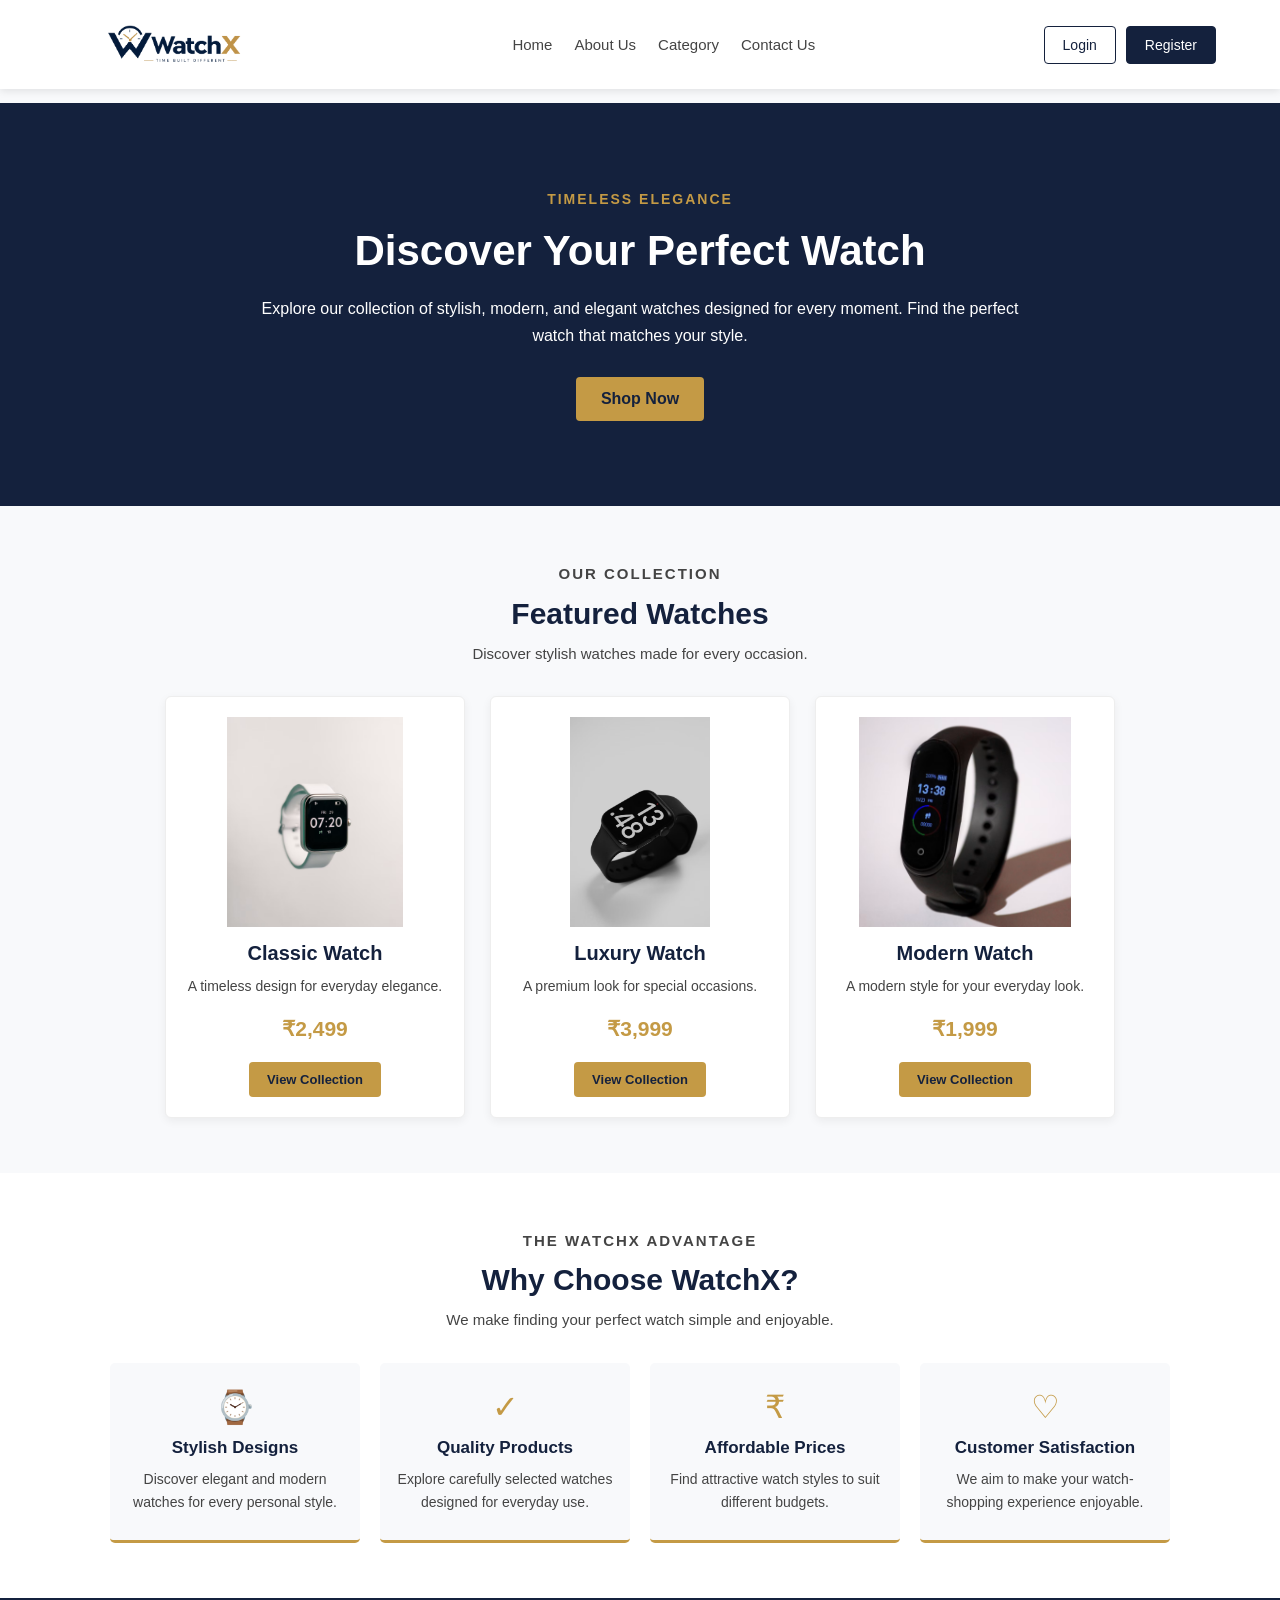
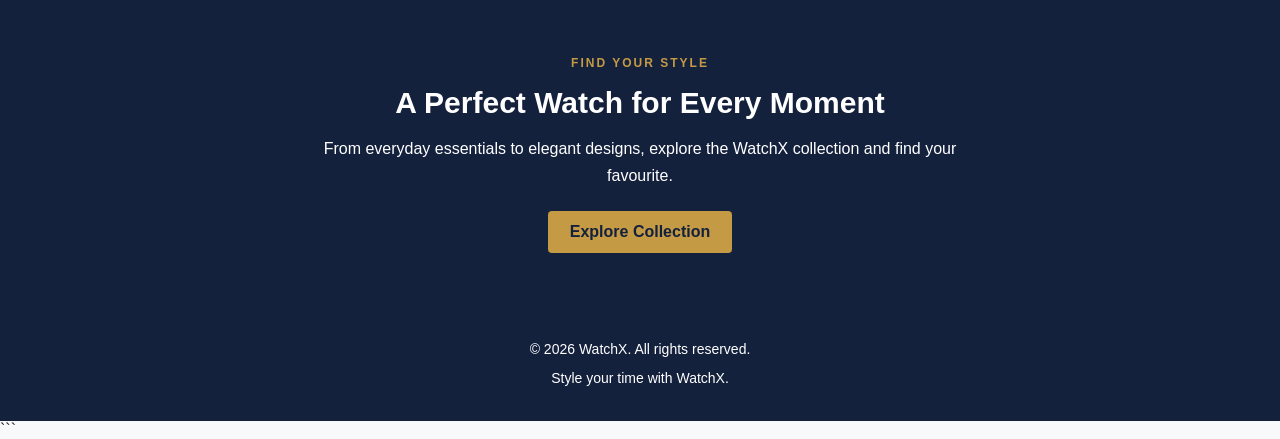
<file: index.html>
```html
<!DOCTYPE html>
<html lang="en">
<head>
    <meta charset="UTF-8">
    <meta name="viewport" content="width=device-width, initial-scale=1.0">
    <title>Home - WatchX</title>

    <link rel="stylesheet" href="css/style.css">
</head>
<body>

    <!-- Navigation Bar -->
    <header class="navbar">

        <div class="brand">
            <a href="index.html">
                <img src="images/watchx_logo.png"
                     alt="WatchX Logo"
                     class="logo-image">
            </a>
        </div>

        <nav>
            <a href="index.html">Home</a>
            <a href="About.html">About Us</a>
            <a href="Category.html">Category</a>
            <a href="Contact.html">Contact Us</a>
        </nav>

        <div class="nav-actions">
            <a href="login.html" class="login">Login</a>
            <a href="register.html" class="register">Register</a>
        </div>

    </header>


    <main>

        <!-- Section 1: Hero Section -->
        <section class="home-hero">

            <div class="hero-content">
                <p class="hero-subtitle">TIMELESS ELEGANCE</p>

                <h1>Discover Your Perfect Watch</h1>

                <p class="hero-description">
                    Explore our collection of stylish, modern, and
                    elegant watches designed for every moment.
                    Find the perfect watch that matches your style.
                </p>

                <a href="Category.html" class="shop-btn">
                    Shop Now
                </a>
            </div>

        </section>


        <!-- Section 2: Featured Watches -->
        <section class="featured-watches">

            <div class="section-heading">
                <p class="section-subtitle">OUR COLLECTION</p>
                <h2>Featured Watches</h2>
                <p>
                    Discover stylish watches made for every occasion.
                </p>
            </div>

            <div class="watch-container">

                <!-- Watch 1 -->
                <div class="watch-card">
                    <img src="images/watch1.jpg"
                         alt="Classic wristwatch">

                    <h3>Classic Watch</h3>

                    <p class="watch-description">
                        A timeless design for everyday elegance.
                    </p>

                    <p class="watch-price">₹2,499</p>

                    <a href="Category.html" class="watch-btn">
                        View Collection
                    </a>
                </div>


                <!-- Watch 2 -->
                <div class="watch-card">
                    <img src="images/watch2.jpg"
                         alt="Luxury wristwatch">

                    <h3>Luxury Watch</h3>

                    <p class="watch-description">
                        A premium look for special occasions.
                    </p>

                    <p class="watch-price">₹3,999</p>

                    <a href="Category.html" class="watch-btn">
                        View Collection
                    </a>
                </div>


                <!-- Watch 3 -->
                <div class="watch-card">
                    <img src="images/watch3.jpg"
                         alt="Modern wristwatch">

                    <h3>Modern Watch</h3>

                    <p class="watch-description">
                        A modern style for your everyday look.
                    </p>

                    <p class="watch-price">₹1,999</p>

                    <a href="Category.html" class="watch-btn">
                        View Collection
                    </a>
                </div>

            </div>

        </section>


        <!-- Section 3: Why Choose WatchX -->
        <section class="why-choose">

            <div class="section-heading">
                <p class="section-subtitle">THE WATCHX ADVANTAGE</p>
                <h2>Why Choose WatchX?</h2>
                <p>
                    We make finding your perfect watch simple and enjoyable.
                </p>
            </div>

            <div class="features-container">

                <div class="feature-card">
                    <div class="feature-icon">⌚</div>
                    <h3>Stylish Designs</h3>
                    <p>
                        Discover elegant and modern watches
                        for every personal style.
                    </p>
                </div>

                <div class="feature-card">
                    <div class="feature-icon">✓</div>
                    <h3>Quality Products</h3>
                    <p>
                        Explore carefully selected watches
                        designed for everyday use.
                    </p>
                </div>

                <div class="feature-card">
                    <div class="feature-icon">₹</div>
                    <h3>Affordable Prices</h3>
                    <p>
                        Find attractive watch styles
                        to suit different budgets.
                    </p>
                </div>

                <div class="feature-card">
                    <div class="feature-icon">♡</div>
                    <h3>Customer Satisfaction</h3>
                    <p>
                        We aim to make your watch-shopping
                        experience enjoyable.
                    </p>
                </div>

            </div>

        </section>


        <!-- Section 4: Special Offer -->
        <section class="home-offer">

            <p class="offer-subtitle">FIND YOUR STYLE</p>

            <h2>A Perfect Watch for Every Moment</h2>

            <p>
                From everyday essentials to elegant designs,
                explore the WatchX collection and find your favourite.
            </p>

            <a href="Category.html" class="offer-btn">
                Explore Collection
            </a>

        </section>

    </main>


    <!-- Footer -->
    <footer>
        <p>&copy; 2026 WatchX. All rights reserved.</p>
        <p>Style your time with WatchX.</p>
    </footer>

</body>
</html>
```
</file>
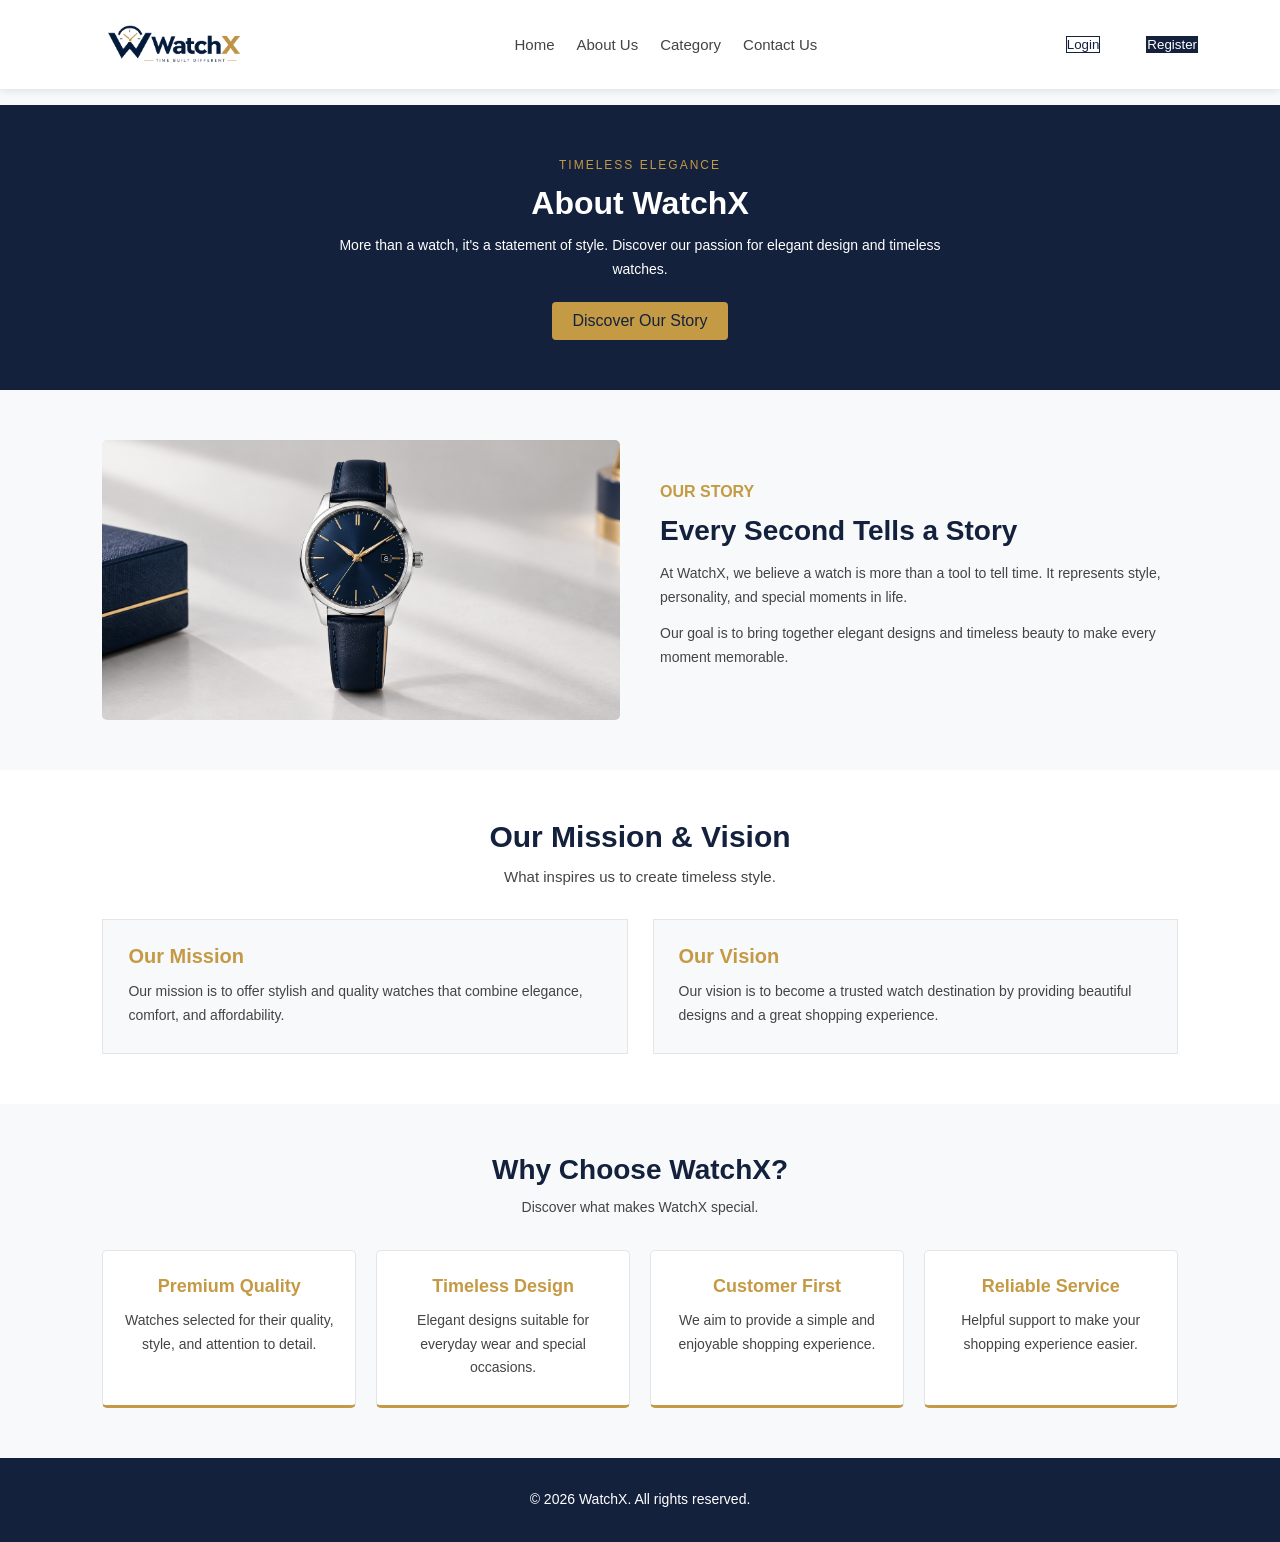
<file: About.html>
<!DOCTYPE html>
<html lang="en">
<head>
    <meta charset="UTF-8">
    <meta name="viewport" content="width=device-width, initial-scale=1.0">
    <title>About Us - WatchX</title>
    <link rel="stylesheet" href="css/style.css">
</head>
<body>

    <header class="navbar">
        <div class="brand">
            <img src="images/watchx_logo.png"
                 alt="WatchX Logo"
                 class="logo-image">
        </div>

        <nav>
            <a href="index.html">Home</a>
            <a href="About.html">About Us</a>
            <a href="Category.html">Category</a>
            <a href="Contact.html">Contact Us</a>
        </nav>

        <div class="nav-actions">
            <a href="login.html">
                <button class="login">Login</button>
            </a>

            <a href="register.html">
                <button class="register">Register</button>
            </a>
        </div>
    </header>

    <main class="page-content">
        
        <section class="about-section">

            <p class="subtitle">TIMELESS ELEGANCE</p>

            <h1>About WatchX</h1>

            <p class="description">
                More than a watch, it's a statement of style.
                Discover our passion for elegant design and
                timeless watches.
            </p>

            <a href="#our-story" class="about-btn">
                Discover Our Story
            </a>

        </section>

        <section class="our-story" id="our-story">

            <div class="story-image">
                <img src="images/Watch-Display.png" alt="Elegant Watch">
            </div>

            <div class="story-content">
                <p class="story-subtitle">OUR STORY</p>

                <h2>Every Second Tells a Story</h2>

                <p>
                    At WatchX, we believe a watch is more than
                    a tool to tell time. It represents style,
                    personality, and special moments in life.
                </p>

                <p>
                    Our goal is to bring together elegant designs
                    and timeless beauty to make every moment
                    memorable.
                </p>
            </div>

        </section>

                
        <section class="mission-vision">

            <div class="section-heading">
                <h2>Our Mission & Vision</h2>
                <p>What inspires us to create timeless style.</p>
            </div>

            <div class="mission-container">

                <div class="mission-card">
                    <h3>Our Mission</h3>
                    <p>
                        Our mission is to offer stylish and quality
                        watches that combine elegance, comfort,
                        and affordability.
                    </p>
                </div>

                <div class="mission-card">
                    <h3>Our Vision</h3>
                    <p>
                        Our vision is to become a trusted watch
                        destination by providing beautiful designs
                        and a great shopping experience.
                    </p>
                </div>

            </div>

        </section>


        <section class="why-watchx">

            <div class="why-heading">
                <h2>Why Choose WatchX?</h2>
                <p>Discover what makes WatchX special.</p>
            </div>

            <div class="features">

                <div class="feature-card">
                    <h3>Premium Quality</h3>
                    <p>
                        Watches selected for their quality,
                        style, and attention to detail.
                    </p>
                </div>

                <div class="feature-card">
                    <h3>Timeless Design</h3>
                    <p>
                        Elegant designs suitable for everyday
                        wear and special occasions.
                    </p>
                </div>

                <div class="feature-card">
                    <h3>Customer First</h3>
                    <p>
                        We aim to provide a simple and
                        enjoyable shopping experience.
                    </p>
                </div>

                <div class="feature-card">
                    <h3>Reliable Service</h3>
                    <p>
                        Helpful support to make your
                        shopping experience easier.
                    </p>
                </div>

            </div>

        </section>

    </main>

    <footer>
        <p>&copy; 2026 WatchX. All rights reserved.</p>
    </footer>

</body>
</html>
</file>
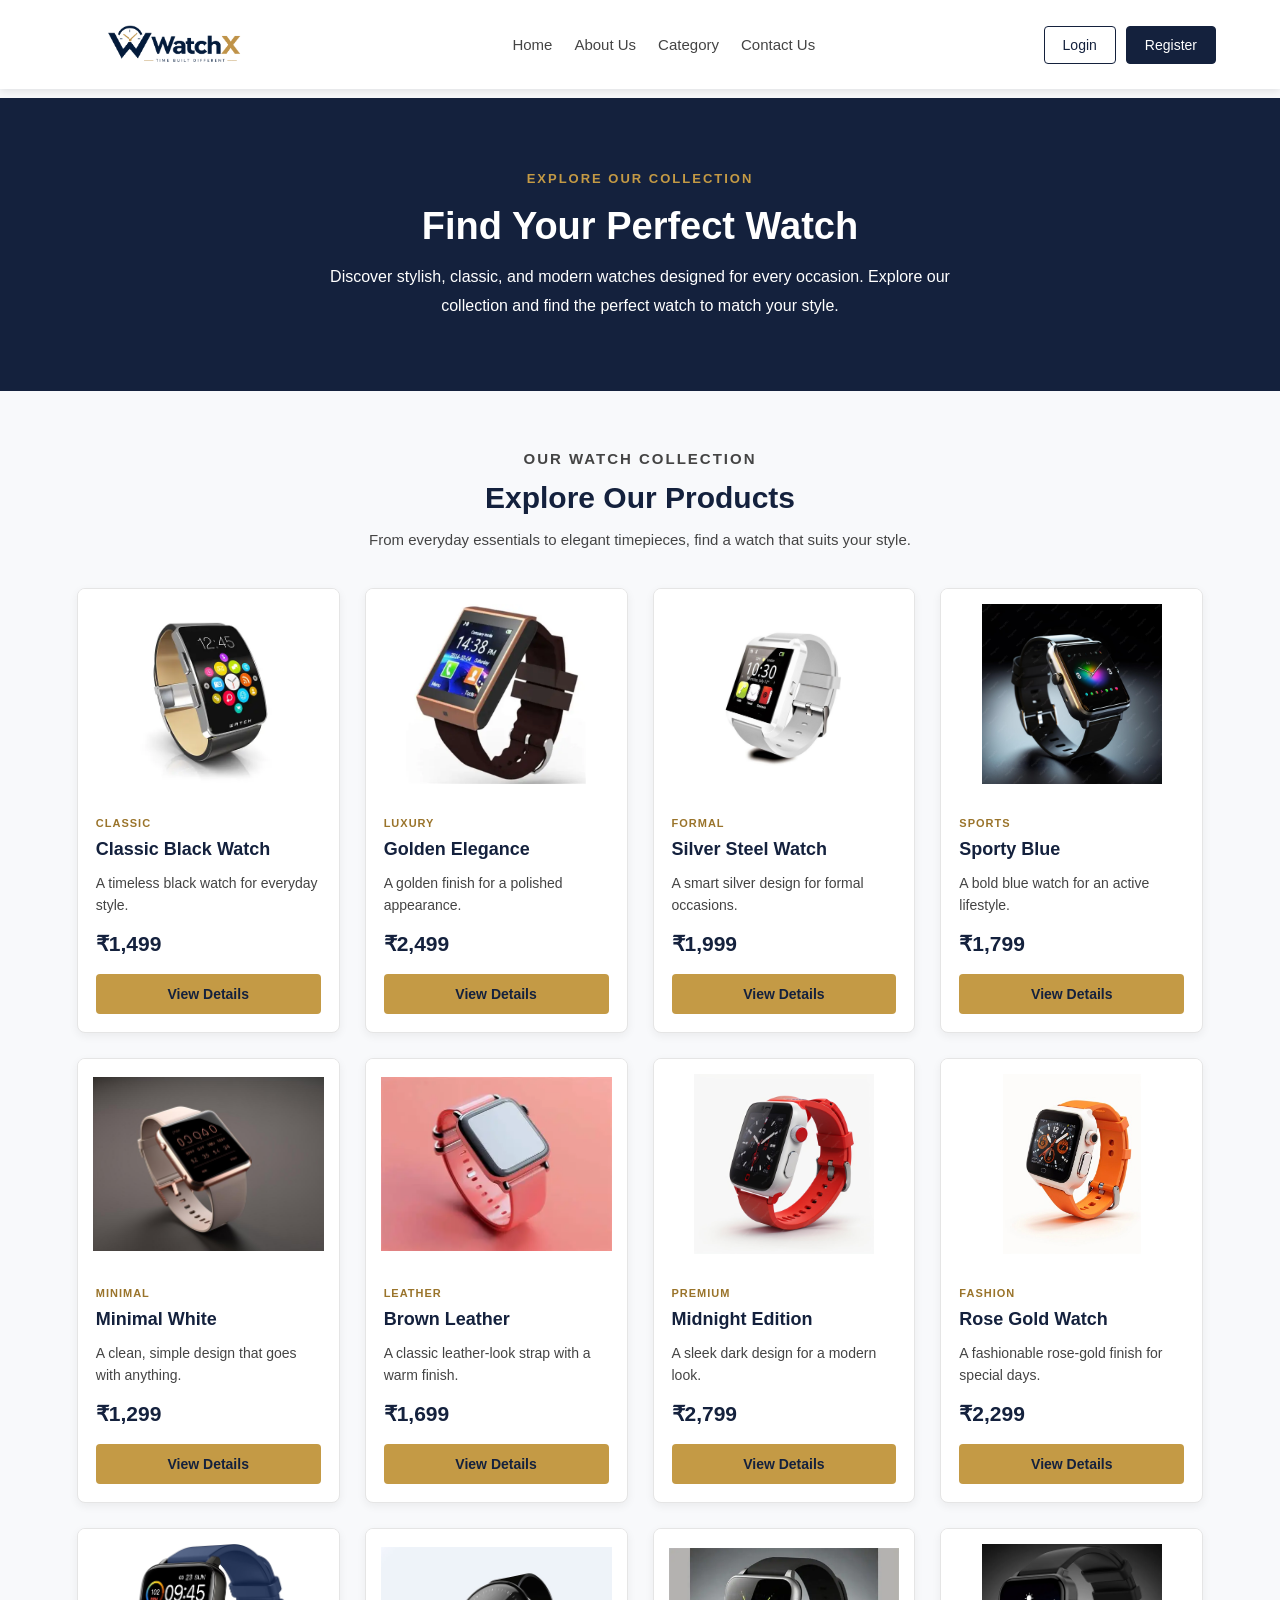
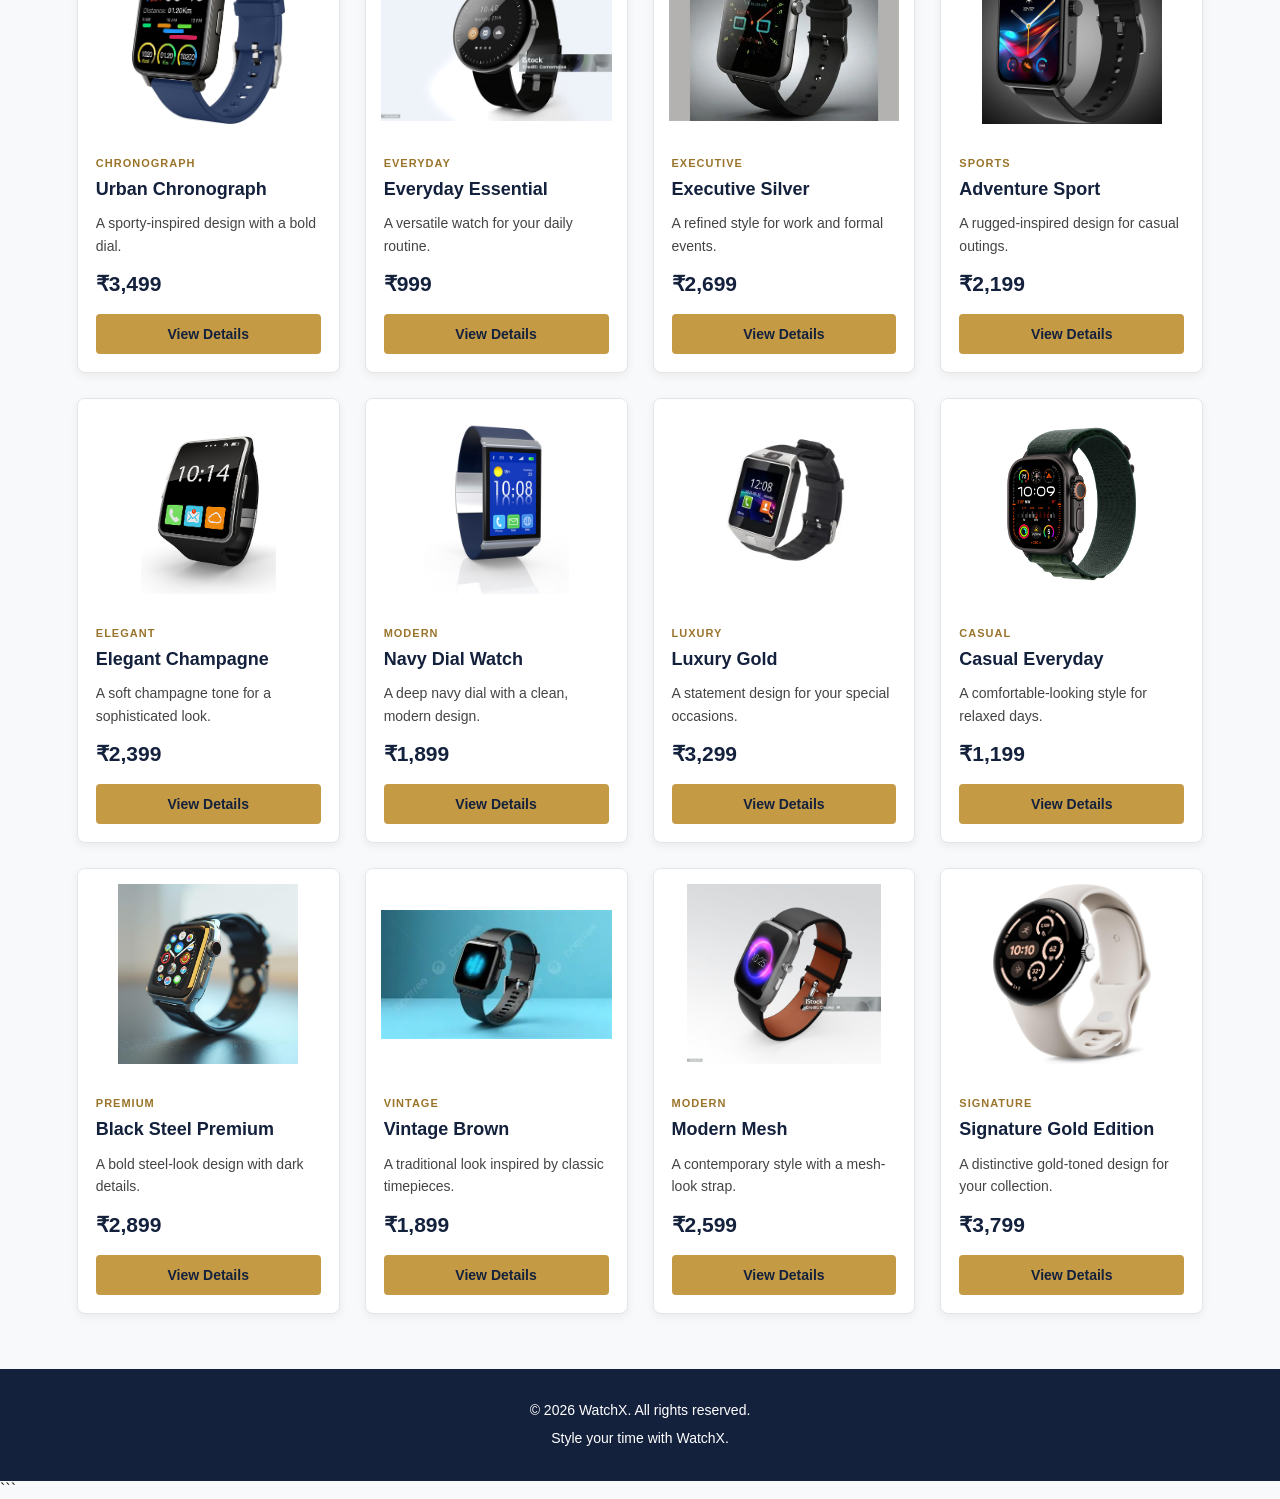
<file: Category.html>
```html
<!DOCTYPE html>
<html lang="en">
<head>
    <meta charset="UTF-8">
    <meta name="viewport" content="width=device-width, initial-scale=1.0">
    <title>Watch Categories - WatchX</title>
    <link rel="stylesheet" href="css/style.css">
</head>
<body>

    <!-- Navigation Bar -->
    <header class="navbar">
        <div class="brand">
            <a href="index.html">
                <img src="images/watchx_logo.png"
                     alt="WatchX Logo"
                     class="logo-image">
            </a>
        </div>

        <nav>
            <a href="index.html">Home</a>
            <a href="About.html">About Us</a>
            <a href="Category.html" class="active">Category</a>
            <a href="Contact.html">Contact Us</a>
        </nav>

        <div class="nav-actions">
            <a href="login.html" class="login">Login</a>
            <a href="register.html" class="register">Register</a>
        </div>
    </header>

    <!-- Section 1: Category Hero -->
    <main>
        <section class="category-hero">
            <p class="category-subtitle">EXPLORE OUR COLLECTION</p>
            <h1>Find Your Perfect Watch</h1>
            <p class="category-description">
                Discover stylish, classic, and modern watches
                designed for every occasion. Explore our collection
                and find the perfect watch to match your style.
            </p>
        </section>

        <!-- Section 2: Product Collection -->
        <section class="watch-categories">

            <div class="category-heading">
                <p class="product-label">OUR WATCH COLLECTION</p>
                <h2>Explore Our Products</h2>
                <p>
                    From everyday essentials to elegant timepieces,
                    find a watch that suits your style.
                </p>
            </div>

            <div class="product-container">

                <!-- Product 1 -->
                <div class="product-card">
                    <img src="images/watch21.jpg" alt="Classic Black Watch">
                    <div class="product-info">
                        <span class="product-type">CLASSIC</span>
                        <h3>Classic Black Watch</h3>
                        <p>A timeless black watch for everyday style.</p>
                        <div class="product-price">₹1,499</div>
                        <a href="Contact.html" class="product-btn">View Details</a>
                    </div>
                </div>

                <!-- Product 2 -->
                <div class="product-card">
                    <img src="images/watch22.jpg" alt="Golden Elegance Watch">
                    <div class="product-info">
                        <span class="product-type">LUXURY</span>
                        <h3>Golden Elegance</h3>
                        <p>A golden finish for a polished appearance.</p>
                        <div class="product-price">₹2,499</div>
                        <a href="Contact.html" class="product-btn">View Details</a>
                    </div>
                </div>

                <!-- Product 3 -->
                <div class="product-card">
                    <img src="images/watch23.jpg" alt="Silver Steel Watch">
                    <div class="product-info">
                        <span class="product-type">FORMAL</span>
                        <h3>Silver Steel Watch</h3>
                        <p>A smart silver design for formal occasions.</p>
                        <div class="product-price">₹1,999</div>
                        <a href="Contact.html" class="product-btn">View Details</a>
                    </div>
                </div>

                <!-- Product 4 -->
                <div class="product-card">
                    <img src="images/watch4.jpg" alt="Sporty Blue Watch">
                    <div class="product-info">
                        <span class="product-type">SPORTS</span>
                        <h3>Sporty Blue</h3>
                        <p>A bold blue watch for an active lifestyle.</p>
                        <div class="product-price">₹1,799</div>
                        <a href="Contact.html" class="product-btn">View Details</a>
                    </div>
                </div>

                <!-- Product 5 -->
                <div class="product-card">
                    <img src="images/watch5.jpg" alt="Minimal White Watch">
                    <div class="product-info">
                        <span class="product-type">MINIMAL</span>
                        <h3>Minimal White</h3>
                        <p>A clean, simple design that goes with anything.</p>
                        <div class="product-price">₹1,299</div>
                        <a href="Contact.html" class="product-btn">View Details</a>
                    </div>
                </div>

                <!-- Product 6 -->
                <div class="product-card">
                    <img src="images/watch6.jpg" alt="Brown Leather Watch">
                    <div class="product-info">
                        <span class="product-type">LEATHER</span>
                        <h3>Brown Leather</h3>
                        <p>A classic leather-look strap with a warm finish.</p>
                        <div class="product-price">₹1,699</div>
                        <a href="Contact.html" class="product-btn">View Details</a>
                    </div>
                </div>

                <!-- Product 7 -->
                <div class="product-card">
                    <img src="images/watch7.jpg" alt="Midnight Edition Watch">
                    <div class="product-info">
                        <span class="product-type">PREMIUM</span>
                        <h3>Midnight Edition</h3>
                        <p>A sleek dark design for a modern look.</p>
                        <div class="product-price">₹2,799</div>
                        <a href="Contact.html" class="product-btn">View Details</a>
                    </div>
                </div>

                <!-- Product 8 -->
                <div class="product-card">
                    <img src="images/watch8.jpg" alt="Rose Gold Watch">
                    <div class="product-info">
                        <span class="product-type">FASHION</span>
                        <h3>Rose Gold Watch</h3>
                        <p>A fashionable rose-gold finish for special days.</p>
                        <div class="product-price">₹2,299</div>
                        <a href="Contact.html" class="product-btn">View Details</a>
                    </div>
                </div>

                <!-- Product 9 -->
                <div class="product-card">
                    <img src="images/watch9.jpg" alt="Urban Chronograph Watch">
                    <div class="product-info">
                        <span class="product-type">CHRONOGRAPH</span>
                        <h3>Urban Chronograph</h3>
                        <p>A sporty-inspired design with a bold dial.</p>
                        <div class="product-price">₹3,499</div>
                        <a href="Contact.html" class="product-btn">View Details</a>
                    </div>
                </div>

                <!-- Product 10 -->
                <div class="product-card">
                    <img src="images/watch10.jpg" alt="Everyday Essential Watch">
                    <div class="product-info">
                        <span class="product-type">EVERYDAY</span>
                        <h3>Everyday Essential</h3>
                        <p>A versatile watch for your daily routine.</p>
                        <div class="product-price">₹999</div>
                        <a href="Contact.html" class="product-btn">View Details</a>
                    </div>
                </div>

                <!-- Product 11 -->
                <div class="product-card">
                    <img src="images/watch11.jpg" alt="Executive Silver Watch">
                    <div class="product-info">
                        <span class="product-type">EXECUTIVE</span>
                        <h3>Executive Silver</h3>
                        <p>A refined style for work and formal events.</p>
                        <div class="product-price">₹2,699</div>
                        <a href="Contact.html" class="product-btn">View Details</a>
                    </div>
                </div>

                <!-- Product 12 -->
                <div class="product-card">
                    <img src="images/watch12.jpg" alt="Adventure Sport Watch">
                    <div class="product-info">
                        <span class="product-type">SPORTS</span>
                        <h3>Adventure Sport</h3>
                        <p>A rugged-inspired design for casual outings.</p>
                        <div class="product-price">₹2,199</div>
                        <a href="Contact.html" class="product-btn">View Details</a>
                    </div>
                </div>

                <!-- Product 13 -->
                <div class="product-card">
                    <img src="images/watch13.jpg" alt="Elegant Champagne Watch">
                    <div class="product-info">
                        <span class="product-type">ELEGANT</span>
                        <h3>Elegant Champagne</h3>
                        <p>A soft champagne tone for a sophisticated look.</p>
                        <div class="product-price">₹2,399</div>
                        <a href="Contact.html" class="product-btn">View Details</a>
                    </div>
                </div>

                <!-- Product 14 -->
                <div class="product-card">
                    <img src="images/watch14.jpg" alt="Navy Dial Watch">
                    <div class="product-info">
                        <span class="product-type">MODERN</span>
                        <h3>Navy Dial Watch</h3>
                        <p>A deep navy dial with a clean, modern design.</p>
                        <div class="product-price">₹1,899</div>
                        <a href="Contact.html" class="product-btn">View Details</a>
                    </div>
                </div>

                <!-- Product 15 -->
                <div class="product-card">
                    <img src="images/watch15.jpg" alt="Luxury Gold Watch">
                    <div class="product-info">
                        <span class="product-type">LUXURY</span>
                        <h3>Luxury Gold</h3>
                        <p>A statement design for your special occasions.</p>
                        <div class="product-price">₹3,299</div>
                        <a href="Contact.html" class="product-btn">View Details</a>
                    </div>
                </div>

                <!-- Product 16 -->
                <div class="product-card">
                    <img src="images/watch16.jpg" alt="Casual Everyday Watch">
                    <div class="product-info">
                        <span class="product-type">CASUAL</span>
                        <h3>Casual Everyday</h3>
                        <p>A comfortable-looking style for relaxed days.</p>
                        <div class="product-price">₹1,199</div>
                        <a href="Contact.html" class="product-btn">View Details</a>
                    </div>
                </div>

                <!-- Product 17 -->
                <div class="product-card">
                    <img src="images/watch17.jpg" alt="Black Steel Premium Watch">
                    <div class="product-info">
                        <span class="product-type">PREMIUM</span>
                        <h3>Black Steel Premium</h3>
                        <p>A bold steel-look design with dark details.</p>
                        <div class="product-price">₹2,899</div>
                        <a href="Contact.html" class="product-btn">View Details</a>
                    </div>
                </div>

                <!-- Product 18 -->
                <div class="product-card">
                    <img src="images/watch18.jpg" alt="Vintage Brown Watch">
                    <div class="product-info">
                        <span class="product-type">VINTAGE</span>
                        <h3>Vintage Brown</h3>
                        <p>A traditional look inspired by classic timepieces.</p>
                        <div class="product-price">₹1,899</div>
                        <a href="Contact.html" class="product-btn">View Details</a>
                    </div>
                </div>

                <!-- Product 19 -->
                <div class="product-card">
                    <img src="images/watch19.jpg" alt="Modern Mesh Watch">
                    <div class="product-info">
                        <span class="product-type">MODERN</span>
                        <h3>Modern Mesh</h3>
                        <p>A contemporary style with a mesh-look strap.</p>
                        <div class="product-price">₹2,599</div>
                        <a href="Contact.html" class="product-btn">View Details</a>
                    </div>
                </div>

                <!-- Product 20 -->
                <div class="product-card">
                    <img src="images/watch20.jpg" alt="Signature Gold Edition Watch">
                    <div class="product-info">
                        <span class="product-type">SIGNATURE</span>
                        <h3>Signature Gold Edition</h3>
                        <p>A distinctive gold-toned design for your collection.</p>
                        <div class="product-price">₹3,799</div>
                        <a href="Contact.html" class="product-btn">View Details</a>
                    </div>
                </div>

            </div>
        </section>
    </main>

    <!-- Footer -->
    <footer class="site-footer">
        <p>&copy; 2026 WatchX. All rights reserved.</p>
        <p>Style your time with WatchX.</p>
    </footer>

</body>
</html>
```
</file>
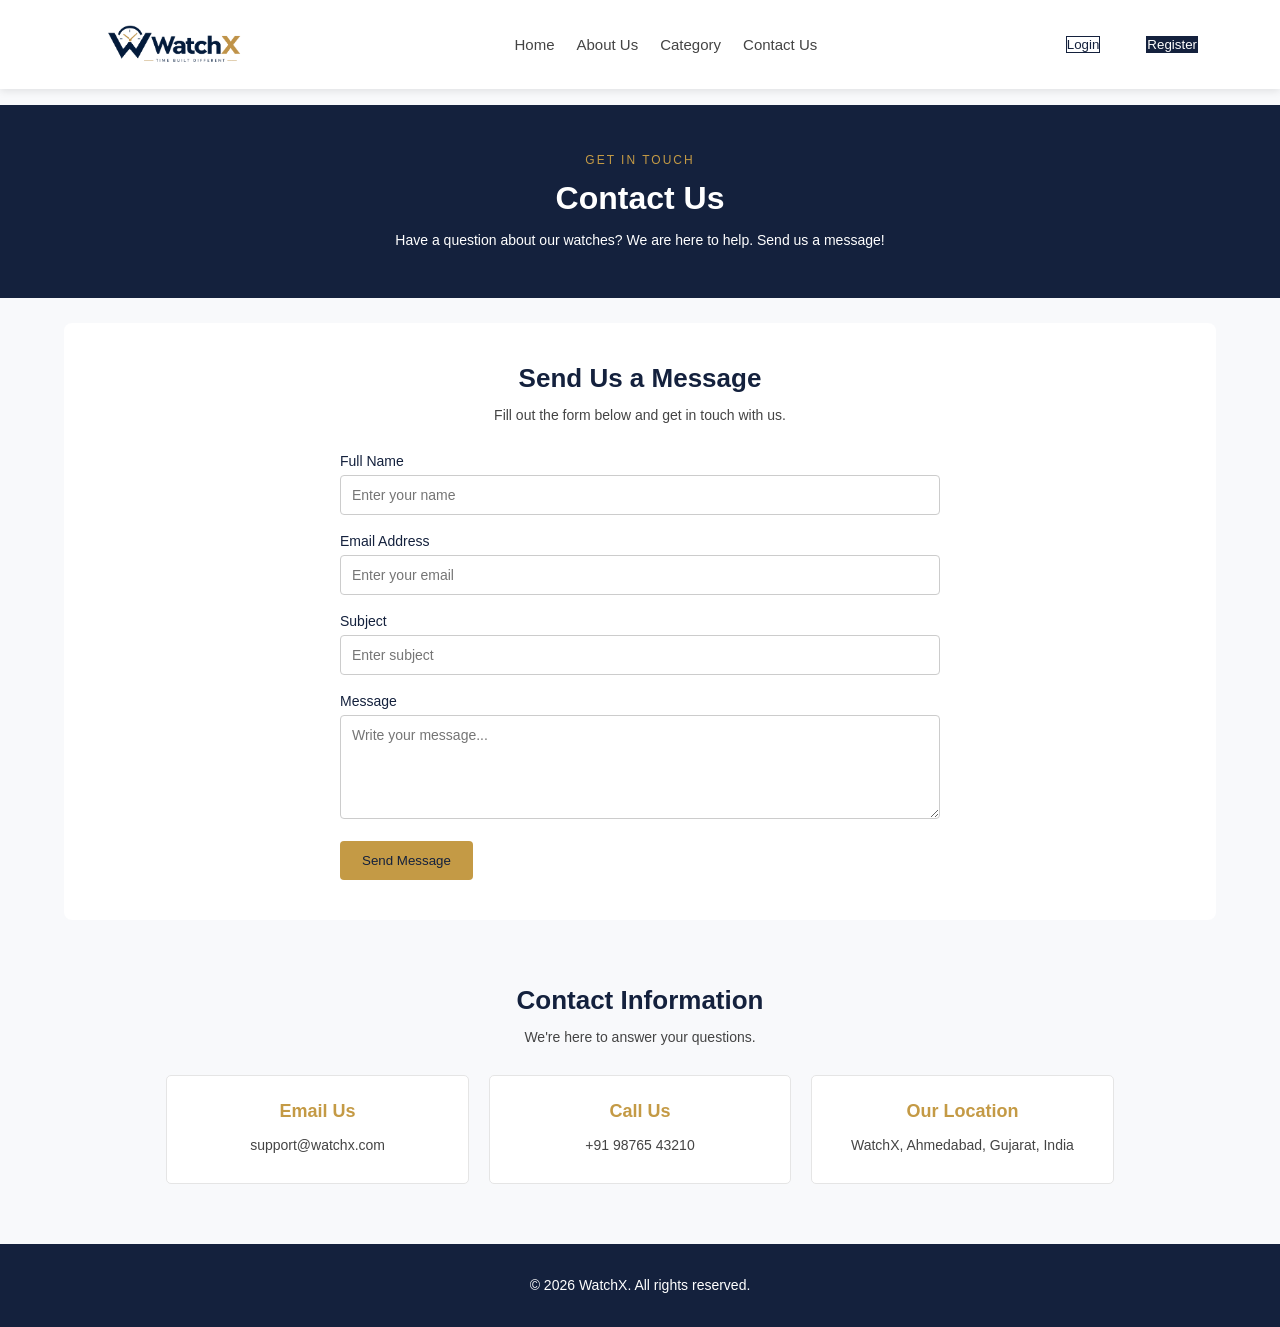
<file: Contact.html>
<!DOCTYPE html>
<html lang="en">
<head>
    <meta charset="UTF-8">
    <meta name="viewport" content="width=device-width, initial-scale=1.0">
    <title>Contact Us - WatchX</title>
    <link rel="stylesheet" href="css/style.css">
</head>
<body>

    <header class="navbar">
        <div class="brand">
            <img src="images/watchx_logo.png"
                 alt="WatchX Logo"
                 class="logo-image">
        </div>

        <nav>
            <a href="index.html">Home</a>
            <a href="About.html">About Us</a>
            <a href="Category.html">Category</a>
            <a href="Contact.html">Contact Us</a>
        </nav>

        <div class="nav-actions">
            <a href="login.html">
                <button class="login">Login</button>
            </a>

            <a href="register.html">
                <button class="register">Register</button>
            </a>
        </div>
    </header>

    <main class="page-content">
    
        <section class="contact-hero">
        <p class="contact-subtitle">GET IN TOUCH</p>

        <h1>Contact Us</h1>

        <p class="contact-description">
            Have a question about our watches?
            We are here to help. Send us a message!
        </p>
    </section>
    
    <section class="contact-form-section">

        <div class="form-heading">
            <h2>Send Us a Message</h2>
            <p>Fill out the form below and get in touch with us.</p>
        </div>

        <form class="contact-form">

            <label for="name">Full Name</label>
            <input type="text" id="name" name="name"
                placeholder="Enter your name" required>

            <label for="email">Email Address</label>
            <input type="email" id="email" name="email"
                placeholder="Enter your email" required>

            <label for="subject">Subject</label>
            <input type="text" id="subject" name="subject"
                placeholder="Enter subject" required>

            <label for="message">Message</label>
            <textarea id="message" name="message"
                    rows="5" placeholder="Write your message..."
                    required></textarea>

            <button type="submit" class="send-btn">
                Send Message
            </button>

        </form>

    </section>

    <section class="contact-info">

        <div class="info-heading">
            <h2>Contact Information</h2>
            <p>We're here to answer your questions.</p>
        </div>

        <div class="info-container">

            <div class="info-card">
                <h3>Email Us</h3>
                <p>support@watchx.com</p>
            </div>

            <div class="info-card">
                <h3>Call Us</h3>
                <p>+91 98765 43210</p>
            </div>

            <div class="info-card">
                <h3>Our Location</h3>
                <p>WatchX, Ahmedabad, Gujarat, India</p>
            </div>

        </div>

    </section>


    </main>

    <footer>
        <p>&copy; 2026 WatchX. All rights reserved.</p>
    </footer>

</body>
</html>
</file>
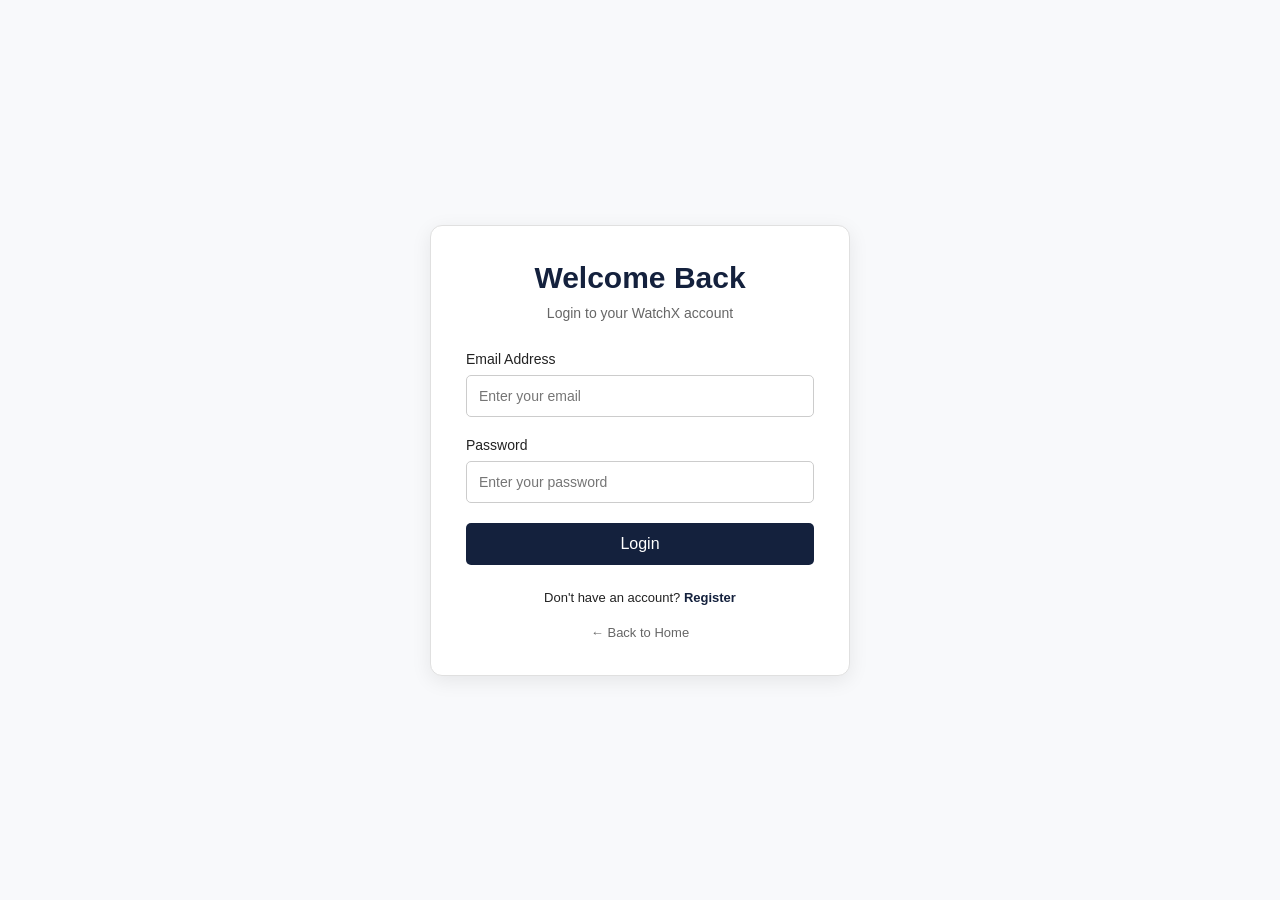
<file: login.html>
<!DOCTYPE html>
<html lang="en">
<head>
    <meta charset="UTF-8">
    <meta name="viewport" content="width=device-width, initial-scale=1.0">
    <title>Login - WatchX</title>
    <link rel="stylesheet" href="css/login.css">
</head>
<body>
    
<section class="login-section">

    <div class="login-box">

        <h1>Welcome Back</h1>
        <p class="login-description">Login to your WatchX account</p>

        <form>
            <div class="form-group">
                <label for="email">Email Address</label>
                <input type="email" id="email" placeholder="Enter your email" required>
            </div>

            <div class="form-group">
                <label for="password">Password</label>
                <input type="password" id="password" placeholder="Enter your password" required>
            </div>


            <button type="submit" class="login-btn">Login</button>
        </form>

        <p class="register-text">
            Don't have an account?
            <a href="register.html">Register</a>
        </p>

        <a href="index.html" class="back-home">← Back to Home</a>

    </div>

</section>

</body>
</html>
</file>
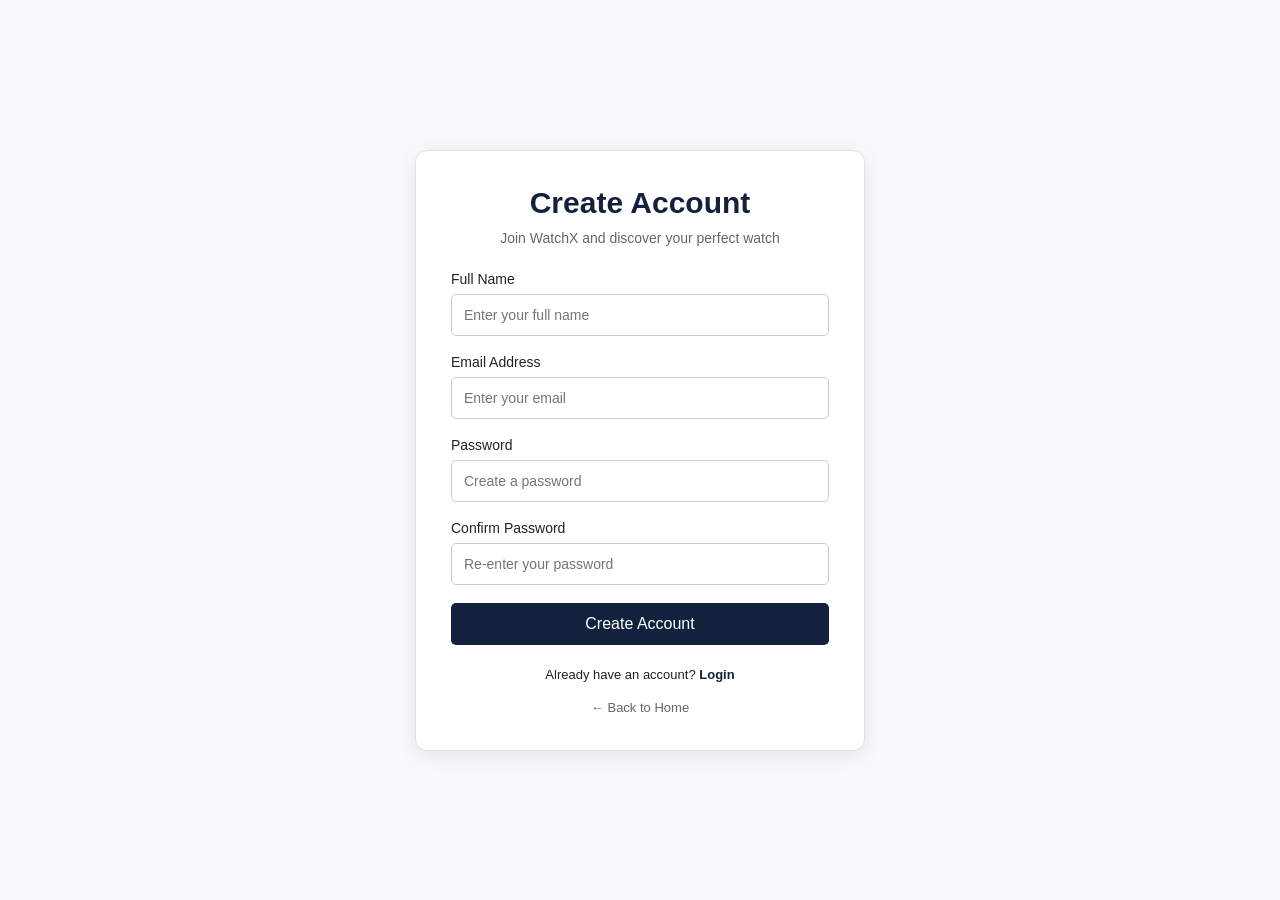
<file: register.html>
<!DOCTYPE html>
<html lang="en">
<head>
    <meta charset="UTF-8">
    <meta name="viewport" content="width=device-width, initial-scale=1.0">
    <title>Register - WatchX</title>
    <link rel="stylesheet" href="css/register.css">
</head>
<body>
    
<section class="register-section">

    <div class="register-box">

        <h1>Create Account</h1>
        <p class="register-description">
            Join WatchX and discover your perfect watch
        </p>

        <form>
            <div class="form-group">
                <label for="fullname">Full Name</label>
                <input type="text" id="fullname" name="fullname"
                       placeholder="Enter your full name" required>
            </div>

            <div class="form-group">
                <label for="email">Email Address</label>
                <input type="email" id="email" name="email"
                       placeholder="Enter your email" required>
            </div>

            <div class="form-group">
                <label for="password">Password</label>
                <input type="password" id="password" name="password"
                       placeholder="Create a password" minlength="8" required>
            </div>

            <div class="form-group">
                <label for="confirm-password">Confirm Password</label>
                <input type="password" id="confirm-password"
                       name="confirm-password"
                       placeholder="Re-enter your password" minlength="8" required>
            </div>

            <button type="submit" class="register-btn">
                Create Account
            </button>
        </form>

        <p class="login-text">
            Already have an account?
            <a href="login.html">Login</a>
        </p>

        <a href="index.html" class="back-home">← Back to Home</a>

    </div>

</section>

</body>
</html>
</file>
<file: css/style.css>
/* =====================================
   WATCHX WEBSITE - COMMON CSS
   Color Theme:
   Navy Blue  - #14213D
   Gold       - #C49A45
   White      - #FFFFFF
   Light Gray - #F8F9FB
   Dark Gray  - #444444
   Text Black - #222222
===================================== */

/* 1. Common Styles */
* {
    margin: 0;
    padding: 0;
    box-sizing: border-box;
}

body {
    font-family: Arial, sans-serif;
    background-color: #F8F9FB;
    color: #222222;
    min-height: 100vh;
    display: flex;
    flex-direction: column;
}

main {
    flex: 1;
}

a {
    transition: 0.3s;
}

h1, h2, h3 {
    color: #14213D;
}

p {
    line-height: 1.7;
}


/* 2. Navigation Bar */
header.navbar {
    position: fixed;
    top: 0;
    left: 0;
    width: 100%;
    min-height: 85px;
    padding: 12px 5%;
    display: flex;
    align-items: center;
    justify-content: space-between;
    gap: 25px;
    background-color: #FFFFFF;
    box-shadow: 0 2px 8px rgba(0, 0, 0, 0.1);
    z-index: 9999;
}

.brand {
    display: flex;
    align-items: center;
    flex-shrink: 0;
}

.brand a {
    display: block;
}

.logo-image {
    display: block;
    width: 220px;
    max-width: 100%;
    height: auto;
    max-height: 65px;
    object-fit: contain;
}

/* Navigation Links */
header.navbar nav {
    display: flex;
    align-items: center;
    justify-content: center;
    flex-wrap: wrap;
    gap: 22px;
}

header.navbar nav a {
    color: #444444;
    text-decoration: none;
    font-size: 15px;
    font-weight: 500;
}

header.navbar nav a:hover {
    color: #C49A45;
}

/* Login and Register Links */
.nav-actions {
    display: flex;
    align-items: center;
    gap: 10px;
    flex-shrink: 0;
}

.nav-actions a {
    display: inline-block;
    padding: 10px 18px;
    border-radius: 4px;
    text-decoration: none;
    font-size: 14px;
    text-align: center;
}

.nav-actions .login {
    background-color: #FFFFFF;
    color: #14213D;
    border: 1px solid #14213D;
}

.nav-actions .register {
    background-color: #14213D;
    color: #FFFFFF;
    border: 1px solid #14213D;
}

.nav-actions .login:hover {
    background-color: #F8F9FB;
}

.nav-actions .register:hover {
    background-color: #C49A45;
    color: #14213D;
}


/* 3. Footer */
footer {
    width: 100%;
    margin-top: auto;
    padding: 25px 15px;
    background-color: #14213D;
    color: #FFFFFF;
    text-align: center;
    font-size: 14px;
}

footer p {
    margin: 5px 0;
}


/* =====================================
   HOME PAGE
===================================== */

/* Hero Section */
.home-hero {
    margin-top: 85px;
    padding: 85px 8%;
    background-color: #14213D;
    color: #FFFFFF;
    text-align: center;
}

.hero-content {
    max-width: 800px;
    margin: 0 auto;
}

.hero-subtitle {
    color: #C49A45;
    font-size: 14px;
    font-weight: bold;
    letter-spacing: 2px;
    margin-bottom: 15px;
}

.hero-content h1 {
    color: #FFFFFF;
    font-size: 42px;
    margin-bottom: 20px;
}

.hero-description {
    color: #FFFFFF;
    font-size: 16px;
    margin-bottom: 28px;
}

.shop-btn {
    display: inline-block;
    padding: 13px 25px;
    background-color: #C49A45;
    color: #14213D;
    text-decoration: none;
    border-radius: 4px;
    font-weight: bold;
}

.shop-btn:hover {
    background-color: #FFFFFF;
}


/* Featured Watches */
.featured-watches {
    padding: 55px 6%;
    background-color: #F8F9FB;
}

.section-heading {
    text-align: center;
    margin-bottom: 30px;
}

.section-subtitle {
    color: #C49A45;
    font-size: 12px;
    font-weight: bold;
    letter-spacing: 2px;
    margin-bottom: 10px;
}

.section-heading h2 {
    color: #14213D;
    font-size: 30px;
    margin-bottom: 10px;
}

.section-heading p {
    color: #444444;
    font-size: 15px;
}

.watch-container {
    display: flex;
    justify-content: center;
    align-items: stretch;
    flex-wrap: wrap;
    gap: 25px;
}

.watch-card {
    flex: 1 1 240px;
    max-width: 300px;
    padding: 20px;
    background-color: #FFFFFF;
    text-align: center;
    border: 1px solid #EEEEEE;
    border-radius: 6px;
    box-shadow: 0 3px 10px rgba(0, 0, 0, 0.06);
    transition: transform 0.3s;
}

.watch-card:hover {
    transform: translateY(-5px);
}

.watch-card img {
    display: block;
    width: 100%;
    height: 210px;
    object-fit: contain;
    margin-bottom: 15px;
}

.watch-card h3 {
    color: #14213D;
    font-size: 20px;
    margin-bottom: 10px;
}

.watch-description {
    color: #444444;
    font-size: 14px;
    margin-bottom: 12px;
}

.watch-price {
    color: #C49A45;
    font-size: 21px;
    font-weight: bold;
    margin-bottom: 15px;
}

.watch-btn {
    display: inline-block;
    padding: 10px 18px;
    background-color: #C49A45;
    color: #14213D;
    text-decoration: none;
    border-radius: 4px;
    font-size: 13px;
    font-weight: bold;
}

.watch-btn:hover {
    background-color: #14213D;
    color: #FFFFFF;
}


/* Why Choose WatchX */
.why-choose {
    padding: 55px 6%;
    background-color: #FFFFFF;
    text-align: center;
}

.features-container {
    display: flex;
    justify-content: center;
    flex-wrap: wrap;
    gap: 20px;
}

.why-choose .feature-card {
    flex: 1 1 200px;
    max-width: 250px;
    padding: 25px 15px;
    background-color: #F8F9FB;
    border-bottom: 3px solid #C49A45;
    border-radius: 5px;
}

.feature-icon {
    color: #C49A45;
    font-size: 32px;
    margin-bottom: 12px;
}

.why-choose .feature-card h3 {
    font-size: 17px;
    margin-bottom: 10px;
}

.why-choose .feature-card p {
    color: #444444;
    font-size: 14px;
}


/* Final Offer Section */
.home-offer {
    padding: 55px 8%;
    background-color: #14213D;
    color: #FFFFFF;
    text-align: center;
}

.offer-subtitle {
    color: #C49A45;
    font-size: 12px;
    font-weight: bold;
    letter-spacing: 2px;
    margin-bottom: 12px;
}

.home-offer h2 {
    color: #FFFFFF;
    font-size: 30px;
    margin-bottom: 15px;
}

.home-offer > p:not(.offer-subtitle) {
    max-width: 650px;
    margin: 0 auto 22px;
    color: #FFFFFF;
}

.offer-btn {
    display: inline-block;
    padding: 12px 22px;
    background-color: #C49A45;
    color: #14213D;
    text-decoration: none;
    border-radius: 4px;
    font-weight: bold;
}

.offer-btn:hover {
    background-color: #FFFFFF;
}


/* =====================================
   ABOUT US PAGE
===================================== */

/* About Section 1 */
.about-section {
    margin-top: 105px;
    padding: 50px 8%;
    background-color: #14213D;
    color: #FFFFFF;
    text-align: center;
}

.subtitle {
    color: #C49A45;
    font-size: 12px;
    letter-spacing: 2px;
    margin-bottom: 10px;
}

.about-section h1 {
    color: #FFFFFF;
    font-size: 32px;
    margin-bottom: 12px;
}

.description {
    max-width: 650px;
    margin: 0 auto 20px;
    font-size: 14px;
    line-height: 1.7;
}

.about-btn {
    display: inline-block;
    padding: 10px 20px;
    background-color: #C49A45;
    color: #14213D;
    text-decoration: none;
    border-radius: 4px;
}

.about-btn:hover {
    background-color: #FFFFFF;
}


/* About Section 2: Our Story */
.our-story {
    display: flex;
    align-items: center;
    gap: 40px;
    padding: 50px 8%;
}

.story-image,
.story-content {
    flex: 1;
    min-width: 0;
}

.story-image img {
    display: block;
    width: 100%;
    height: 280px;
    object-fit: cover;
    border-radius: 5px;
}

.story-content .story-subtitle {
    color: #C49A45;
    font-size: 16px;
    font-weight: bold;
    margin-bottom: 10px;
}

.story-content h2 {
    color: #14213D;
    font-size: 28px;
    margin-bottom: 15px;
}

.story-content p {
    color: #444444;
    font-size: 14px;
    margin-bottom: 12px;
}


/* About Section 3: Mission and Vision */
.mission-vision {
    padding: 50px 8%;
    background-color: #FFFFFF;
    text-align: center;
}

.mission-container {
    display: flex;
    gap: 25px;
}

.mission-card {
    flex: 1;
    padding: 25px;
    background-color: #F8F9FB;
    border: 1px solid #E5E5E5;
    text-align: left;
}

.mission-card h3 {
    color: #C49A45;
    font-size: 20px;
    margin-bottom: 12px;
}

.mission-card p {
    color: #444444;
    font-size: 14px;
}


/* About Section 4: Why WatchX */
.why-watchx {
    padding: 50px 8%;
    background-color: #F8F9FB;
    text-align: center;
}

.why-heading h2 {
    color: #14213D;
    font-size: 28px;
    margin-bottom: 10px;
}

.why-heading p {
    color: #444444;
    font-size: 14px;
    margin-bottom: 30px;
}

.features {
    display: flex;
    justify-content: center;
    gap: 20px;
    flex-wrap: wrap;
}

.features .feature-card {
    flex: 1 1 200px;
    padding: 25px 15px;
    background-color: #FFFFFF;
    border: 1px solid #E5E5E5;
    border-bottom: 3px solid #C49A45;
    border-radius: 5px;
}

.features .feature-card h3 {
    color: #C49A45;
    font-size: 18px;
    margin-bottom: 12px;
}

.features .feature-card p {
    color: #444444;
    font-size: 14px;
}


/* =====================================
   CONTACT PAGE
===================================== */

/* Contact Section 1 */
.contact-hero {
    margin-top: 105px;
    padding: 45px 20px;
    background-color: #14213D;
    color: #FFFFFF;
    text-align: center;
}

.contact-subtitle {
    color: #C49A45;
    font-size: 12px;
    letter-spacing: 2px;
    margin-bottom: 10px;
}

.contact-hero h1 {
    color: #FFFFFF;
    font-size: 32px;
    margin-bottom: 12px;
}

.contact-description {
    color: #FFFFFF;
    font-size: 14px;
}


/* Contact Section 2: Form */
.contact-form-section {
    padding: 40px 8%;
    margin: 25px 5%;
    background-color: #FFFFFF;
    border-radius: 8px;
}

.form-heading {
    text-align: center;
    margin-bottom: 25px;
}

.form-heading h2 {
    color: #14213D;
    font-size: 26px;
    margin-bottom: 10px;
}

.form-heading p {
    color: #444444;
    font-size: 14px;
}

.contact-form {
    max-width: 600px;
    margin: 0 auto;
}

.contact-form label {
    display: block;
    color: #14213D;
    font-size: 14px;
    margin-bottom: 6px;
}

.contact-form input,
.contact-form textarea {
    width: 100%;
    padding: 11px;
    margin-bottom: 18px;
    border: 1px solid #CCCCCC;
    border-radius: 4px;
    font-family: Arial, sans-serif;
    font-size: 14px;
}

.contact-form input:focus,
.contact-form textarea:focus {
    outline: none;
    border-color: #C49A45;
}

.send-btn {
    padding: 12px 22px;
    background-color: #C49A45;
    color: #14213D;
    border: none;
    border-radius: 4px;
    cursor: pointer;
}

.send-btn:hover {
    background-color: #14213D;
    color: #FFFFFF;
}


/* Contact Section 3: Contact Information */
.contact-info {
    padding: 40px 8%;
    margin: 20px 5%;
    background-color: #F8F9FB;
    text-align: center;
}

.info-heading h2 {
    color: #14213D;
    font-size: 26px;
    margin-bottom: 10px;
}

.info-heading p {
    color: #444444;
    font-size: 14px;
    margin-bottom: 25px;
}

.info-container {
    display: flex;
    gap: 20px;
}

.info-card {
    flex: 1;
    padding: 25px 15px;
    background-color: #FFFFFF;
    border: 1px solid #E5E5E5;
    border-radius: 5px;
}

.info-card h3 {
    color: #C49A45;
    font-size: 18px;
    margin-bottom: 12px;
}

.info-card p {
    color: #444444;
    font-size: 14px;
}


/* =====================================
   CATEGORY PAGE
===================================== */

.category-page {
    padding: 125px 6% 50px;
    background-color: #F8F9FB;
}

.category-heading {
    text-align: center;
    margin-bottom: 35px;
}

.category-heading h1 {
    color: #14213D;
    font-size: 32px;
    margin-bottom: 12px;
}

.category-heading p {
    color: #444444;
    font-size: 15px;
}


/* =====================================
   RESPONSIVE DESIGN
===================================== */

@media (max-width: 900px) {
    header.navbar {
        gap: 15px;
        padding: 12px 3%;
    }

    .logo-image {
        width: 170px;
    }

    header.navbar nav {
        gap: 12px;
    }

    header.navbar nav a {
        font-size: 14px;
    }

    .nav-actions a {
        padding: 9px 12px;
    }
}

@media (max-width: 768px) {
    header.navbar {
        position: relative;
        flex-direction: column;
        justify-content: center;
        gap: 18px;
        padding: 18px;
    }

    .logo-image {
        width: 200px;
    }

    header.navbar nav {
        justify-content: center;
        flex-wrap: wrap;
        gap: 12px;
    }

    .nav-actions {
        justify-content: center;
    }

    .home-hero {
        margin-top: 0;
        padding: 60px 6%;
    }

    .hero-content h1 {
        font-size: 32px;
    }

    .section-heading h2 {
        font-size: 26px;
    }

    .watch-card {
        flex-basis: 100%;
        max-width: 350px;
    }

    .why-choose .feature-card {
        flex-basis: 100%;
        max-width: 350px;
    }

    .our-story {
        flex-direction: column;
        padding: 35px 6%;
        gap: 25px;
    }

    .story-image,
    .story-content {
        width: 100%;
    }

    .mission-container,
    .info-container {
        flex-direction: column;
    }

    .features {
        flex-direction: column;
    }

    .home-offer h2 {
        font-size: 25px;
    }
}


/* =====================================
   WATCHX CATEGORY PAGE
===================================== */

/* Section 1: Category Hero */
.category-hero {
    margin-top: 80px;
    padding: 70px 20px;
    background-color: #14213D;
    color: #FFFFFF;
    text-align: center;
}

.category-subtitle {
    color: #C49A45;
    font-size: 13px;
    font-weight: bold;
    letter-spacing: 2px;
    margin-bottom: 15px;
}

.category-hero h1 {
    color: #FFFFFF;
    font-size: 38px;
    margin-bottom: 15px;
}

.category-description {
    color: #FFFFFF;
    font-size: 16px;
    max-width: 650px;
    margin: 0 auto;
    line-height: 1.8;
}

/* Section 2: Product Collection */
.watch-categories {
    padding: 55px 6%;
    background-color: #F8F9FB;
}

.category-heading {
    text-align: center;
    margin-bottom: 35px;
}

.product-label {
    color: #C49A45;
    font-size: 13px;
    font-weight: bold;
    letter-spacing: 2px;
    margin-bottom: 10px;
}

.category-heading h2 {
    color: #14213D;
    font-size: 30px;
    margin-bottom: 12px;
}

.category-heading p {
    color: #444444;
    font-size: 15px;
    line-height: 1.7;
}

/* Product Grid */
.product-container {
    display: grid;
    grid-template-columns: repeat(4, minmax(0, 1fr));
    gap: 25px;
}

/* Individual Product Card */
.product-card {
    background-color: #FFFFFF;
    border: 1px solid #E5E5E5;
    border-radius: 8px;
    overflow: hidden;
    box-shadow: 0 3px 10px rgba(0, 0, 0, 0.06);
    transition: transform 0.3s, box-shadow 0.3s;
}

.product-card:hover {
    transform: translateY(-5px);
    box-shadow: 0 8px 20px rgba(20, 33, 61, 0.12);
}

/* Product Image */
.product-card img {
    display: block;
    width: 100%;
    height: 210px;
    object-fit: contain;
    padding: 15px;
    background-color: #FFFFFF;
}

/* Product Information */
.product-info {
    padding: 18px;
}

.product-type {
    display: inline-block;
    color: #9A742B;
    font-size: 11px;
    font-weight: bold;
    letter-spacing: 1px;
    margin-bottom: 8px;
}

.product-info h3 {
    color: #14213D;
    font-size: 18px;
    margin-bottom: 10px;
    line-height: 1.4;
}

.product-info p {
    color: #444444;
    font-size: 14px;
    line-height: 1.6;
    min-height: 45px;
    margin-bottom: 15px;
}

/* Product Price */
.product-price {
    color: #14213D;
    font-size: 21px;
    font-weight: bold;
    margin-bottom: 18px;
}

/* View Details Button */
.product-btn {
    display: block;
    width: 100%;
    box-sizing: border-box;
    background-color: #C49A45;
    color: #14213D;
    text-decoration: none;
    text-align: center;
    padding: 12px 10px;
    border-radius: 4px;
    font-size: 14px;
    font-weight: bold;
    transition: background-color 0.3s, color 0.3s;
}

.product-btn:hover {
    background-color: #14213D;
    color: #FFFFFF;
}

/* Tablet Screens */
@media (max-width: 1000px) {
    .product-container {
        grid-template-columns: repeat(3, minmax(0, 1fr));
        gap: 20px;
    }

    .product-card img {
        height: 190px;
    }
}

/* Small Tablet Screens */
@media (max-width: 768px) {
    .category-hero {
        margin-top: 0;
        padding: 50px 20px;
    }

    .category-hero h1 {
        font-size: 29px;
    }

    .category-description {
        font-size: 14px;
    }

    .watch-categories {
        padding: 40px 5%;
    }

    .category-heading h2 {
        font-size: 25px;
    }

    .product-container {
        grid-template-columns: repeat(2, minmax(0, 1fr));
        gap: 15px;
    }

    .product-card img {
        height: 170px;
    }

    .product-info {
        padding: 13px;
    }

    .product-info h3 {
        font-size: 16px;
    }

    .product-info p {
        font-size: 13px;
    }

    .product-price {
        font-size: 19px;
    }
}

/* Mobile Screens */
@media (max-width: 480px) {
    .product-container {
        grid-template-columns: 1fr;
    }

    .product-card {
        max-width: 350px;
        width: 100%;
        margin: 0 auto;
    }

    .product-card img {
        height: 220px;
    }

    .category-hero h1 {
        font-size: 25px;
    }

    .category-subtitle {
        font-size: 11px;
    }
}
</file>
<file: css/login.css>
* {
    margin: 0;
    padding: 0;
    box-sizing: border-box;
}

body {
    font-family: 'Poppins', Arial, sans-serif;
    background-color: #F8F9FB;
    color: #222222;
    
}

.login-section {
    min-height: 100vh;
    display: flex;
    justify-content: center;
    align-items: center;
}

.login-box {
    background-color: #FFFFFF;
    width: 100%;
    max-width: 420px;
    padding: 35px;
    border-radius: 12px;
    border: 1px solid #E0E0E0;
    box-shadow: 0 5px 20px rgba(0, 0, 0, 0.08);
}

.login-box h1 {
    color: #14213D;
    font-size: 30px;
    text-align: center;
    margin-bottom: 10px;
}

.login-description {
    color: #666666;
    text-align: center;
    font-size: 14px;
    margin-bottom: 30px;
}

.form-group {
    margin-bottom: 20px;
}

.form-group label {
    display: block;
    font-size: 14px;
    margin-bottom: 8px;
    color: #222222;
}

.form-group input {
    width: 100%;
    padding: 12px;
    border: 1px solid #CCCCCC;
    border-radius: 5px;
    font-size: 14px;
    outline: none;
}

.form-group input:focus {
    border-color: #C49A45;
}

.register-text a {
    color: #14213D;
    text-decoration: none;
    font-weight: bold;
}

.login-btn {
    width: 100%;
    padding: 12px;
    background-color: #14213D;
    color: #FFFFFF;
    border: none;
    border-radius: 5px;
    font-size: 16px;
    cursor: pointer;
}

.login-btn:hover {
    background-color: #C49A45;
    color: #14213D;
}

.register-text {
    text-align: center;
    font-size: 13px;
    margin-top: 25px;
}

.back-home {
    display: block;
    text-align: center;
    margin-top: 20px;
    color: #666666;
    text-decoration: none;
    font-size: 13px;
}

.back-home:hover {
    color: #C49A45;
}
</file>
<file: css/register.css>
* {
    margin: 0;
    padding: 0;
    box-sizing: border-box;
}

body {
    font-family: 'Poppins', Arial, sans-serif;
    background-color: #F8F9FB;
    color: #222222;
    min-height: 100vh;
}

.register-section {
    min-height: 100vh;
    display: flex;
    justify-content: center;
    align-items: center;
    padding: 30px 15px;
}

.register-box {
    background-color: #FFFFFF;
    width: 100%;
    max-width: 450px;
    padding: 35px;
    border: 1px solid #E0E0E0;
    border-radius: 12px;
    box-shadow: 0 5px 20px rgba(0, 0, 0, 0.08);
}

.register-box h1 {
    color: #14213D;
    font-size: 30px;
    text-align: center;
    margin-bottom: 10px;
}

.register-description {
    color: #666666;
    font-size: 14px;
    text-align: center;
    margin-bottom: 25px;
}

.form-group {
    margin-bottom: 18px;
}

.form-group label {
    display: block;
    font-size: 14px;
    margin-bottom: 7px;
    color: #222222;
}

.form-group input {
    width: 100%;
    padding: 12px;
    border: 1px solid #CCCCCC;
    border-radius: 5px;
    font-size: 14px;
    outline: none;
}

.form-group input:focus {
    border-color: #C49A45;
}

.register-btn {
    width: 100%;
    padding: 12px;
    background-color: #14213D;
    color: #FFFFFF;
    border: none;
    border-radius: 5px;
    font-size: 16px;
    cursor: pointer;
}

.register-btn:hover {
    background-color: #C49A45;
    color: #14213D;
}

.login-text {
    text-align: center;
    font-size: 13px;
    margin-top: 22px;
}

.login-text a {
    color: #14213D;
    text-decoration: none;
    font-weight: bold;
}

.back-home {
    display: block;
    text-align: center;
    margin-top: 18px;
    color: #666666;
    text-decoration: none;
    font-size: 13px;
}

.back-home:hover,
.login-text a:hover {
    color: #C49A45;
}
</file>
